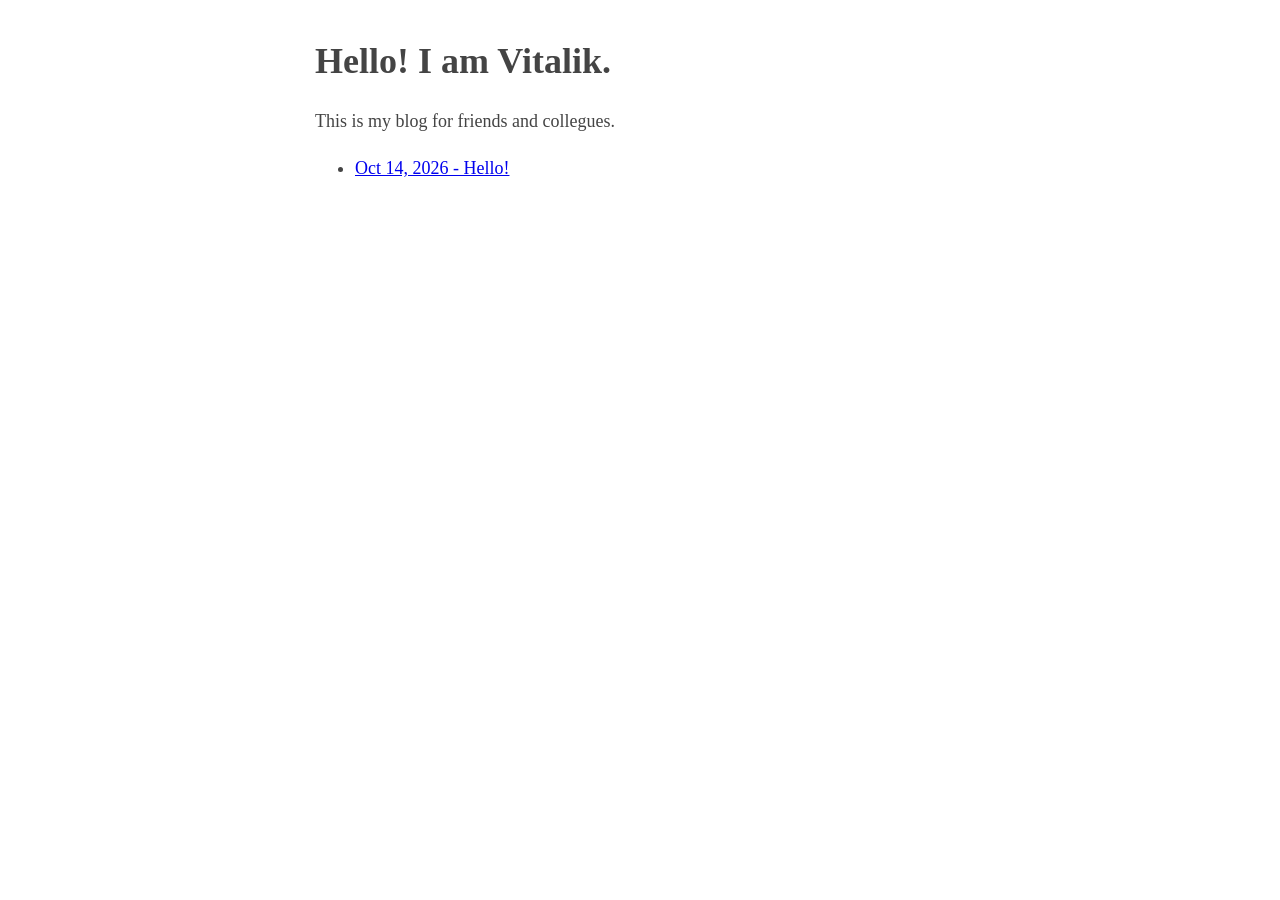
<file: index.html>
<!DOCTYPE html>
<html>
    <head>
        <meta charset="utf-8">
        <meta name="viewport" content="width=device-width, initial-scale=1">
        <title>Vitalik's blog</title>
        <link rel="stylesheet" href="css/styles.css">
    </head>
    <body>
        <header>
            <h1>
                Hello! I am Vitalik.                
            </h1>
            <aside>
                This is my blog for friends and collegues.
            </aside>
        </header>

        <p>
        <ul>
            <li><a href="20261017-about.html">Oct 14, 2026 - Hello!</a></li>
        </ul>
        </p>
    </body>
</html>
</file>
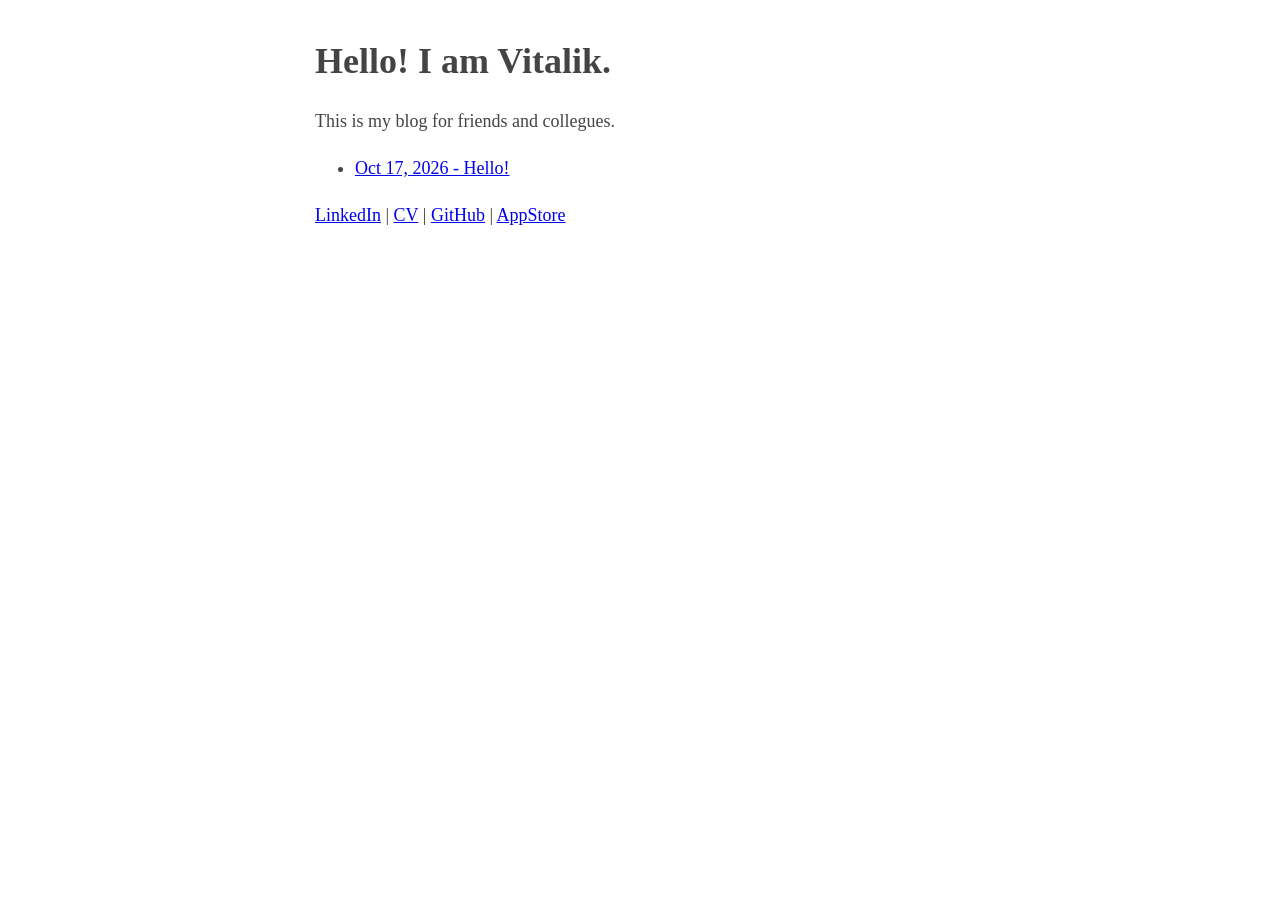
<file: public/index.html>
<!DOCTYPE html>
<html>
    <head>
        <meta charset="utf-8">
        <meta name="viewport" content="width=device-width, initial-scale=1">
        <title>Vitalik's blog</title>
        <link rel="stylesheet" href="css/styles.css">
    </head>
    <body>
        <header>
            <h1>
                Hello! I am Vitalik.
            </h1>
            <aside>
                This is my blog for friends and collegues.
            </aside>
        </header>

        <p>
        <ul>
            <li><a href="20261017-about.html">Oct 17, 2026 - Hello!</a></li>
        </ul>
        </p>

        <p><a href="https://www.linkedin.com/in/vpianykh/">LinkedIn</a> | <a href="cv/">CV</a> | <a href="https://github.com/vitalikpi">GitHub</a> | <a href="https://apps.apple.com/us/app/handsonmoney/id6740042181">AppStore</a> </p>
    </body>
</html>
</file>
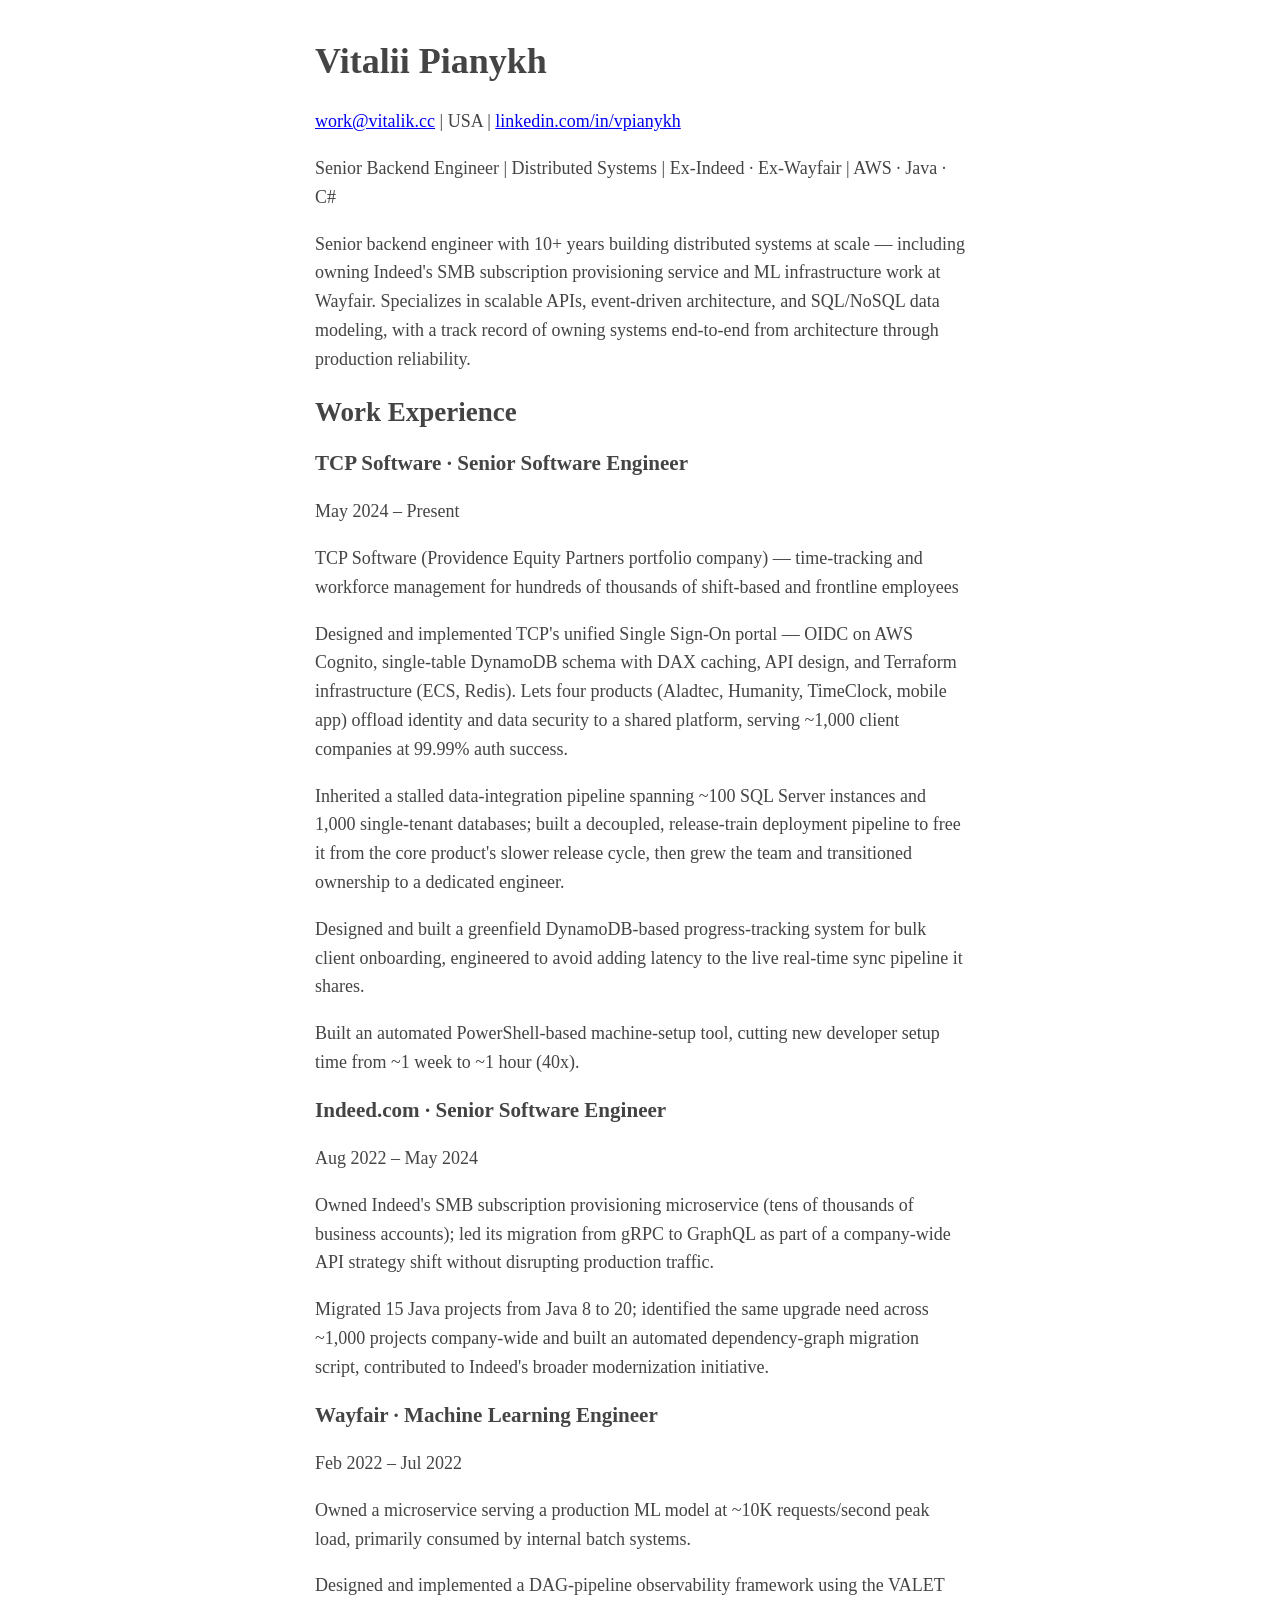
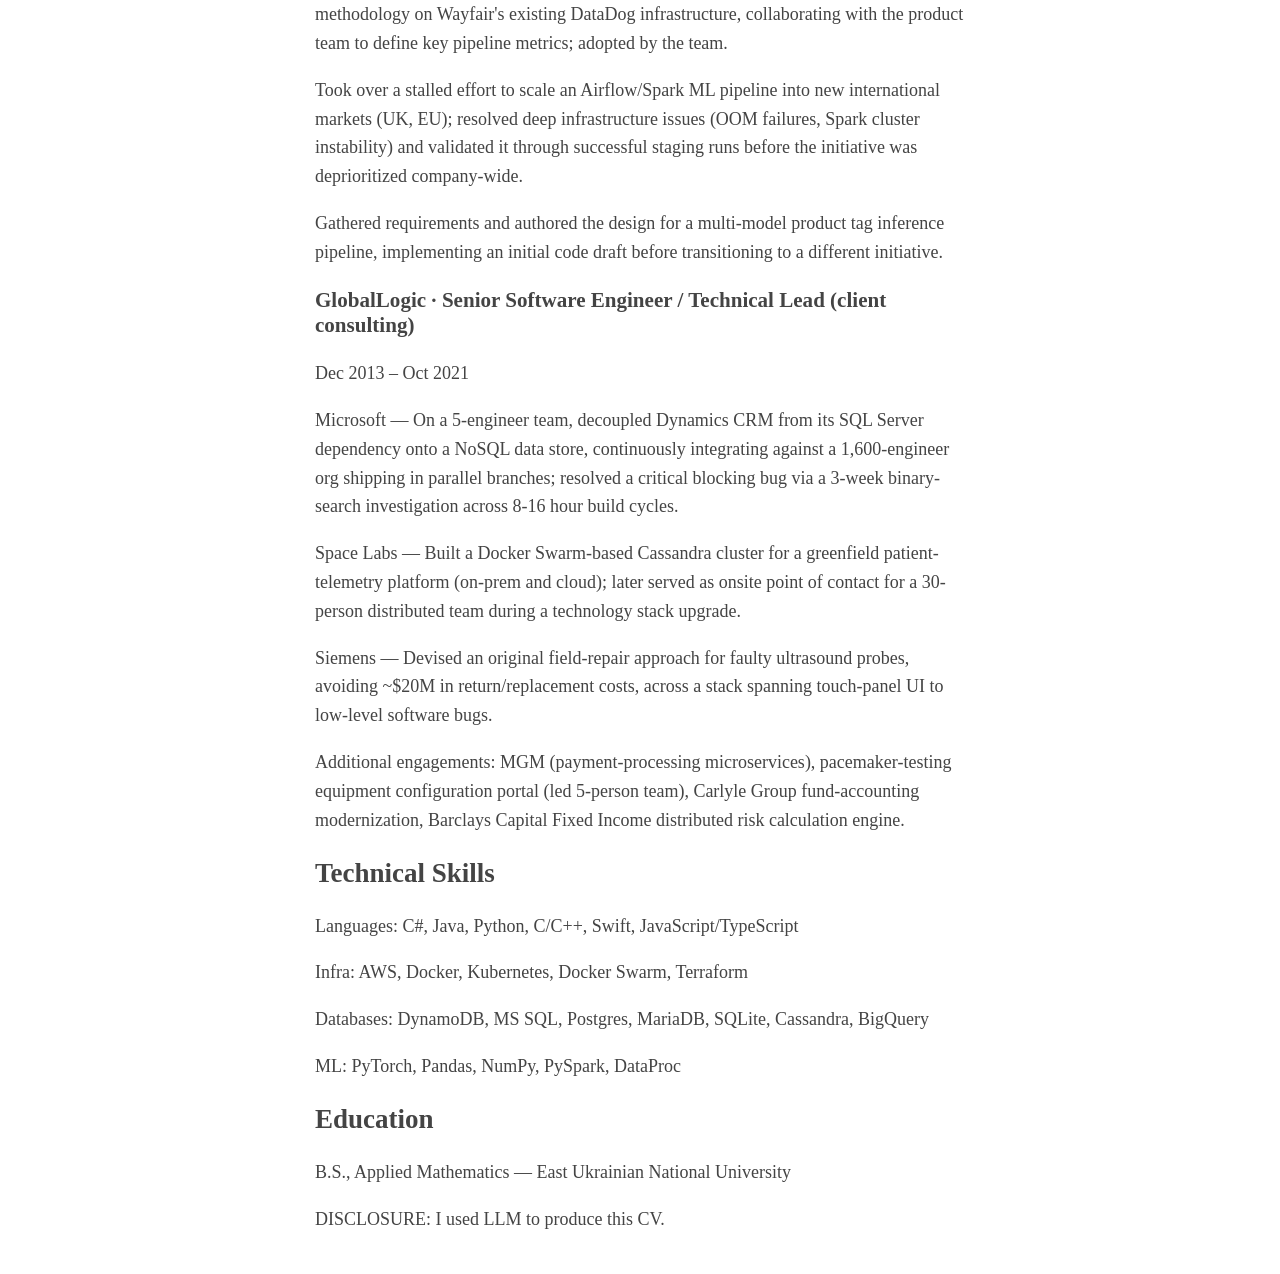
<file: public/cv/index.html>
<!DOCTYPE html>
<html>
    <head>
        <meta charset="utf-8">
        <meta name="viewport" content="width=device-width, initial-scale=1">
        <title>Vitalii Pianykh - CV</title>
        <link rel="stylesheet" href="../css/styles.css">
    </head>
    <body>
        <header>
            <h1>Vitalii Pianykh</h1>
            <p><a href="mailto:work@vitalik.cc">work@vitalik.cc</a> | USA | <a href="linkedin.com/in/vpianykh">linkedin.com/in/vpianykh</p></a>
            <p>Senior Backend Engineer | Distributed Systems | Ex-Indeed · Ex-Wayfair | AWS · Java · C#</p>
        </header>

        <p>
            Senior backend engineer with 10+ years building distributed systems at scale — including owning Indeed's SMB subscription provisioning service and ML infrastructure work at Wayfair. Specializes in scalable APIs, event-driven architecture, and SQL/NoSQL data modeling, with a track record of owning systems end-to-end from architecture through production reliability.
        </p>

        <h2>Work Experience</h2>

        <h3>TCP Software · Senior Software Engineer</h3>
        <p>May 2024 – Present</p>
        <p>TCP Software (Providence Equity Partners portfolio company) — time-tracking and workforce management for hundreds of thousands of shift-based and frontline employees</p>
        <p>Designed and implemented TCP's unified Single Sign-On portal — OIDC on AWS Cognito, single-table DynamoDB schema with DAX caching, API design, and Terraform infrastructure (ECS, Redis). Lets four products (Aladtec, Humanity, TimeClock, mobile app) offload identity and data security to a shared platform, serving ~1,000 client companies at 99.99% auth success.</p>
        <p>Inherited a stalled data-integration pipeline spanning ~100 SQL Server instances and 1,000 single-tenant databases; built a decoupled, release-train deployment pipeline to free it from the core product's slower release cycle, then grew the team and transitioned ownership to a dedicated engineer.</p>
        <p>Designed and built a greenfield DynamoDB-based progress-tracking system for bulk client onboarding, engineered to avoid adding latency to the live real-time sync pipeline it shares.</p>
        <p>Built an automated PowerShell-based machine-setup tool, cutting new developer setup time from ~1 week to ~1 hour (40x).</p>

        <h3>Indeed.com · Senior Software Engineer</h3>
        <p>Aug 2022 – May 2024</p>
        <p>Owned Indeed's SMB subscription provisioning microservice (tens of thousands of business accounts); led its migration from gRPC to GraphQL as part of a company-wide API strategy shift without disrupting production traffic.</p>
        <p>Migrated 15 Java projects from Java 8 to 20; identified the same upgrade need across ~1,000 projects company-wide and built an automated dependency-graph migration script, contributed to Indeed's broader modernization initiative.</p>

        <h3>Wayfair · Machine Learning Engineer</h3>
        <p>Feb 2022 – Jul 2022</p>
        <p>Owned a microservice serving a production ML model at ~10K requests/second peak load, primarily consumed by internal batch systems.</p>
        <p>Designed and implemented a DAG-pipeline observability framework using the VALET methodology on Wayfair's existing DataDog infrastructure, collaborating with the product team to define key pipeline metrics; adopted by the team.</p>
        <p>Took over a stalled effort to scale an Airflow/Spark ML pipeline into new international markets (UK, EU); resolved deep infrastructure issues (OOM failures, Spark cluster instability) and validated it through successful staging runs before the initiative was deprioritized company-wide.</p>
        <p>Gathered requirements and authored the design for a multi-model product tag inference pipeline, implementing an initial code draft before transitioning to a different initiative.</p>

        <h3>GlobalLogic · Senior Software Engineer / Technical Lead (client consulting)</h3>
        <p>Dec 2013 – Oct 2021</p>
        <p>Microsoft — On a 5-engineer team, decoupled Dynamics CRM from its SQL Server dependency onto a NoSQL data store, continuously integrating against a 1,600-engineer org shipping in parallel branches; resolved a critical blocking bug via a 3-week binary-search investigation across 8-16 hour build cycles.</p>
        <p>Space Labs — Built a Docker Swarm-based Cassandra cluster for a greenfield patient-telemetry platform (on-prem and cloud); later served as onsite point of contact for a 30-person distributed team during a technology stack upgrade.</p>
        <p>Siemens — Devised an original field-repair approach for faulty ultrasound probes, avoiding ~$20M in return/replacement costs, across a stack spanning touch-panel UI to low-level software bugs.</p>
        <p>Additional engagements: MGM (payment-processing microservices), pacemaker-testing equipment configuration portal (led 5-person team), Carlyle Group fund-accounting modernization, Barclays Capital Fixed Income distributed risk calculation engine.</p>

        <h2>Technical Skills</h2>
        <p>Languages: C#, Java, Python, C/C++, Swift, JavaScript/TypeScript</p>
        <p>Infra: AWS, Docker, Kubernetes, Docker Swarm, Terraform</p>
        <p>Databases: DynamoDB, MS SQL, Postgres, MariaDB, SQLite, Cassandra, BigQuery</p>
        <p>ML: PyTorch, Pandas, NumPy, PySpark, DataProc</p>

        <h2>Education</h2>
        <p>B.S., Applied Mathematics — East Ukrainian National University</p>

        <footer>
            <p>DISCLOSURE: I used LLM to produce this CV.</p>
        </footer>
    </body>
</html>
</file>
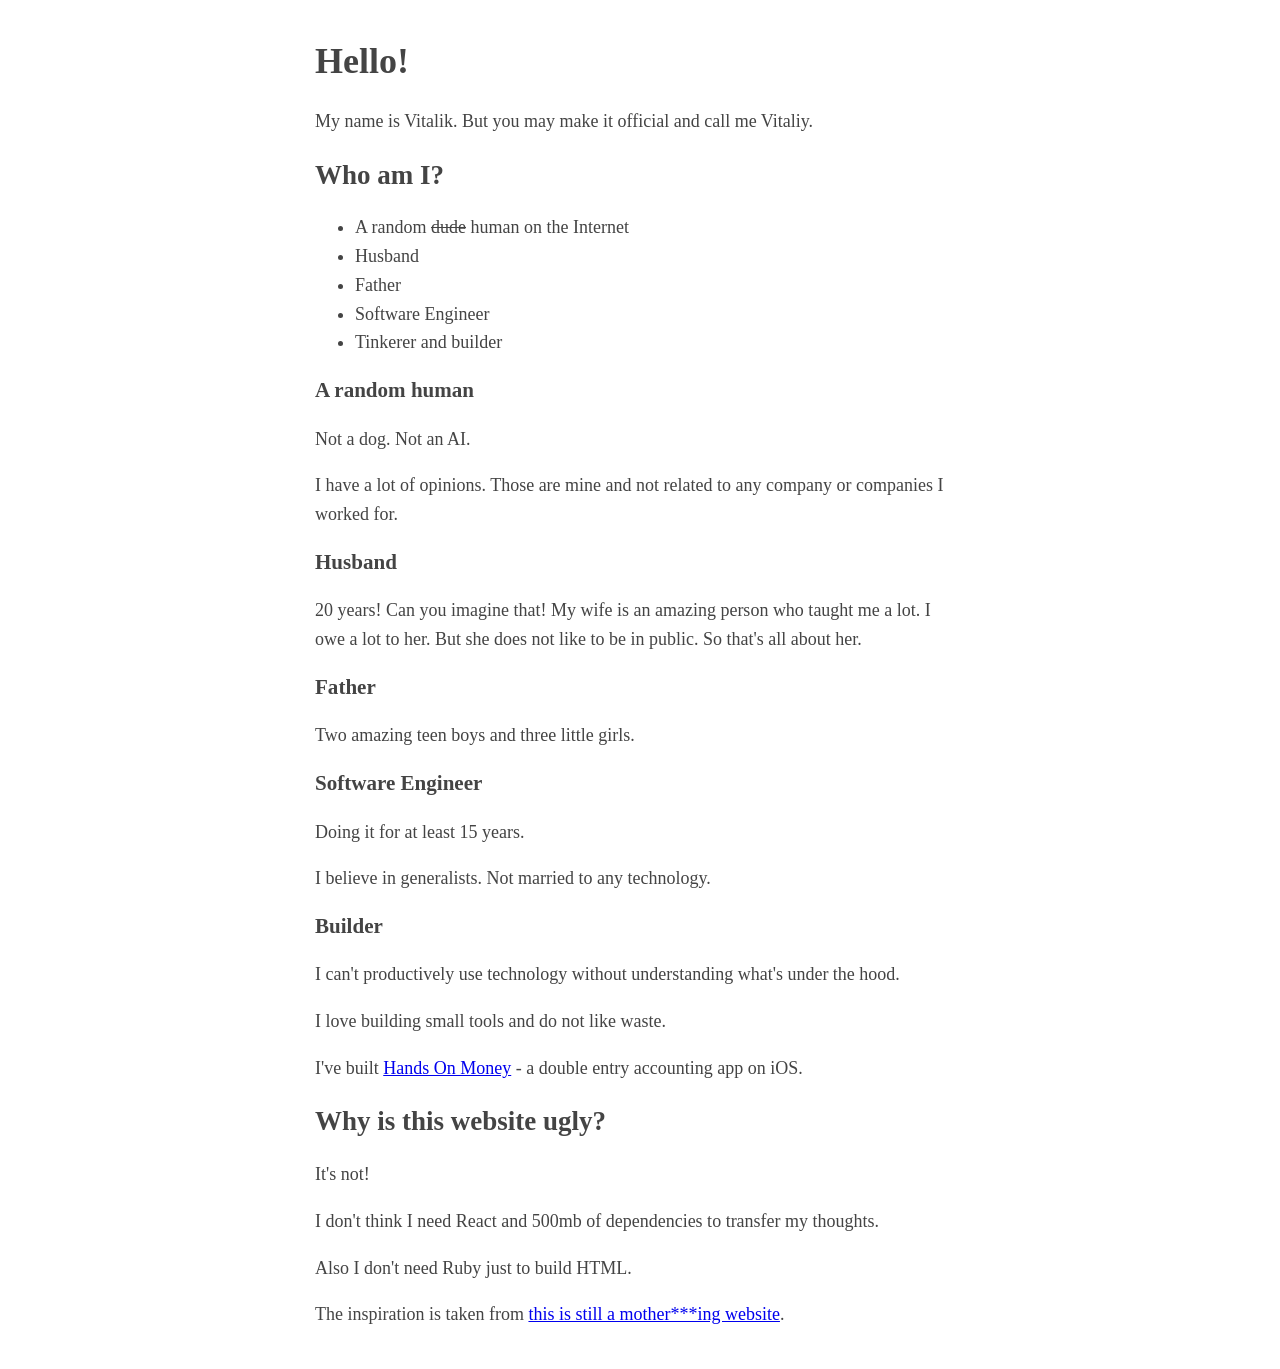
<file: 20261017-about.html>
<!DOCTYPE html>
<html>
    <head>
        <meta charset="utf-8">
        <meta name="viewport" content="width=device-width, initial-scale=1">
        <title>Vitalik's blog</title>
        <link rel="stylesheet" href="css/styles.css">
    </head>
    <body>
        <header>
            <h1>
                Hello!
            </h1>
        </header>

        <p>
            My name is Vitalik. But you may make it official and call me Vitaliy.
        </p>

        <h2>Who am I?</h2>
        <ul>
            <li>A random <s>dude</s> human on the Internet</li>
            <li>Husband</li>
            <li>Father</li>
            <li>Software Engineer</li>
            <li>Tinkerer and builder</li>
        </ul>

        <h3>A random human</h3>
        <p>
            Not a dog. Not an AI.
        </p>

        <p>
            I have a lot of opinions. Those are mine and not related to any company or companies I worked for.
        </p>

        <h3>Husband</h3>

        <p>
            20 years! Can you imagine that! My wife is an amazing person who taught me a lot.
            I owe a lot to her. But she does not like to be in public. So that's all about her.
        </p>

        <h3>Father</h3>

        <p>Two amazing teen boys and three little girls.</p>

        <h3>Software Engineer</h3>

        <p>Doing it for at least 15 years.</p>

        <p>I believe in generalists. Not married to any technology.</p>

        <h3>Builder</h3>

        <p>I can't productively use technology without understanding what's under the hood.</p>

        <p>I love building small tools and do not like waste.</p>

        <p>I've built <a href="https://handson.money">Hands On Money</a> - a double entry accounting app on iOS.</p>

        <h2>Why is this website ugly?</h2>

        <p>It's not!</p>

        <p>I don't think I need React and 500mb of dependencies to transfer my thoughts.</p>

        <p>Also I don't need Ruby just to build HTML.</p>

        <p>The inspiration is taken from <a href="http://bettermotherfuckingwebsite.com">this is still a mother***ing website</a>.</p>

        
    </body>
</html>
</file>
<file: css/styles.css>
body {
    margin: 40px auto;
    max-width: 650px;
    line-height: 1.6;
    font-size: 18px;
    color: #444;
    padding: 0 10px;
}

h1, h2, h3 {
    line-height: 1.2;
}

@media (prefers-color-scheme: dark) {
    body {
        color: #bbb;
        background: #111;
    }
    a {
        color: #6cb6ff;
    }
}
</file>
<file: public/css/styles.css>
body {
    margin: 40px auto;
    max-width: 650px;
    line-height: 1.6;
    font-size: 18px;
    color: #444;
    padding: 0 10px;
}

h1, h2, h3 {
    line-height: 1.2;
}

@media (prefers-color-scheme: dark) {
    body {
        color: #bbb;
        background: #111;
    }
    a {
        color: #6cb6ff;
    }
}
</file>
